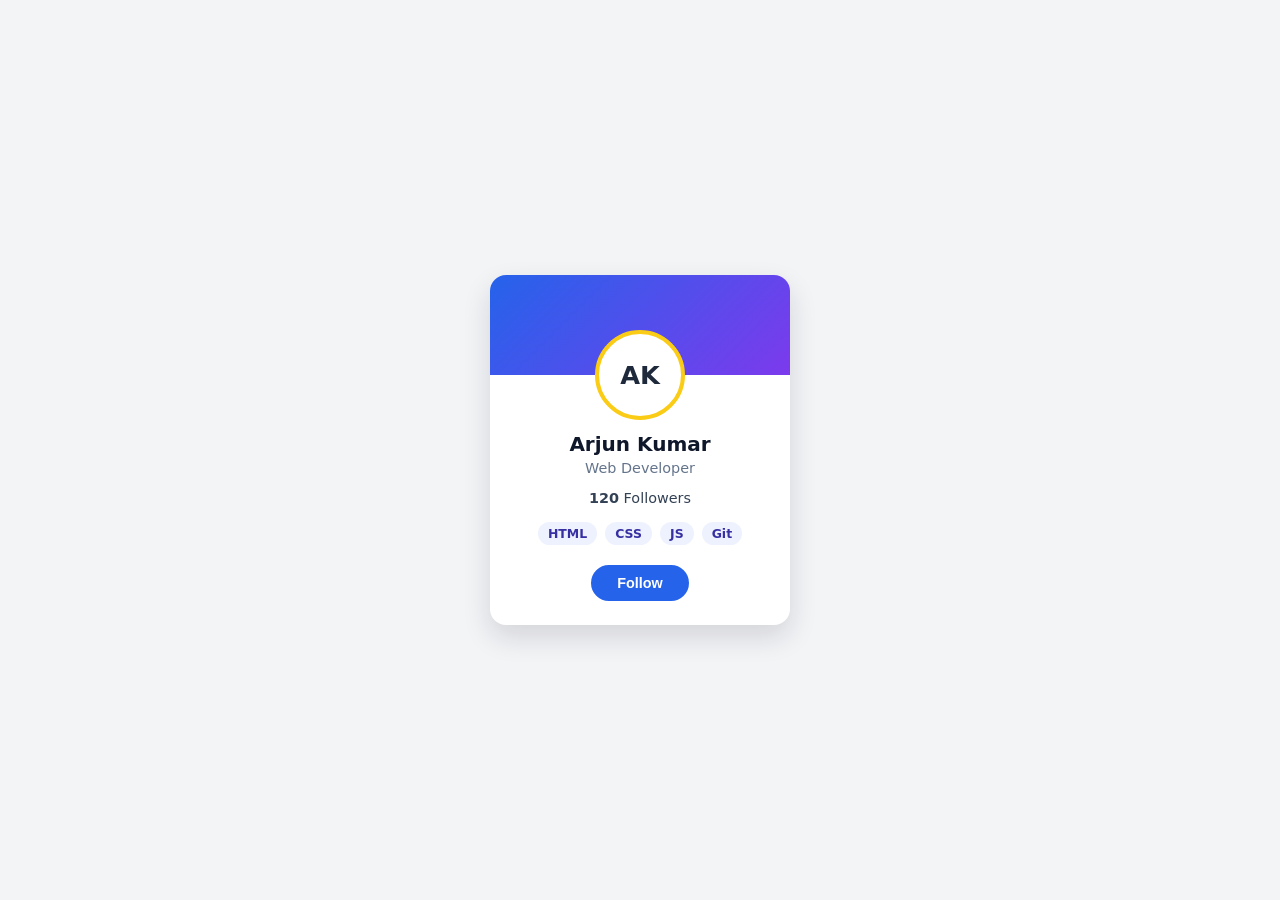
<file: Scenario 1  Profile Card/index.html>
<!DOCTYPE html>
<html lang="en">
<head>
  <meta charset="UTF-8" />
  <meta name="viewport" content="width=device-width, initial-scale=1.0" />
  <title>Arjun Kumar - Profile Card</title>
    <link rel="stylesheet" href="./style.css" />
</head>
<body>
  <div class="profile-card">
    <div class="banner"></div>
    <div class="avatar">AK</div>
    <h2 class="name">Arjun Kumar</h2>
    <p class="role">Web Developer</p>
    <p class="followers"><strong id="follower-count">120</strong> Followers</p>
    <ul class="skills">
      <li>HTML</li>
      <li>CSS</li>
      <li>JS</li>
      <li>Git</li>
    </ul>
    <button type="button" id="follow-btn" class="follow-btn">Follow</button>
  </div>
<script src="./main.js"></script>

 
</body>
</html>
</file>
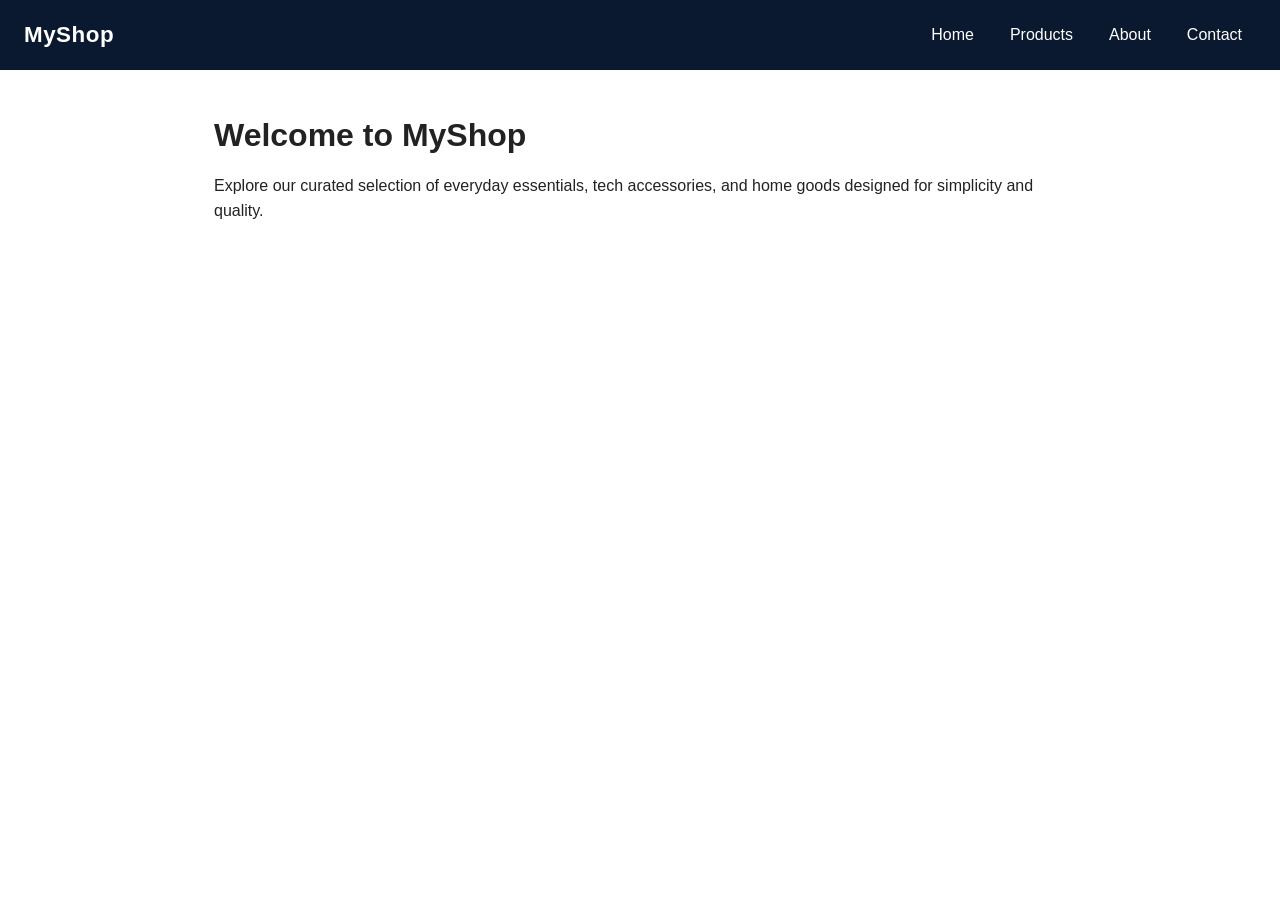
<file: Scenario 2  MyShop Responsive NavigationBar/index.html>
<!DOCTYPE html>
<html lang="en">
<head>
  <meta charset="UTF-8" />
  <meta name="viewport" content="width=device-width, initial-scale=1.0" />
  <title>MyShop - Responsive Navbar</title>
  <link rel="stylesheet" href="./style.css" />
</head>
<body>
  <header class="site-header">
    <div class="logo">MyShop</div>

    <button class="menu-btn" id="menuBtn" aria-label="Toggle navigation menu" aria-expanded="false">
      &#9776;
    </button>

    <nav class="nav-menu" id="navMenu" aria-label="Primary navigation">
      <a href="#home">Home</a>
      <a href="#products">Products</a>
      <a href="#about">About</a>
      <a href="#contact">Contact</a>
    </nav>
  </header>

  <main class="main-content">
    <h1>Welcome to MyShop</h1>
    <p>
      Explore our curated selection of everyday essentials, tech accessories, and home goods
      designed for simplicity and quality.
    </p>
  </main>

  <script src="./main.js"></script>
</body>
</html>
</file>
<file: Scenario 1  Profile Card/style.css>
* {
      box-sizing: border-box;
      margin: 0;
      padding: 0;
    }

    body {
      min-height: 100vh;
      display: flex;
      align-items: center;
      justify-content: center;
      background-color: #f3f4f6;
      font-family: system-ui, -apple-system, BlinkMacSystemFont, "Segoe UI", Roboto, sans-serif;
    }

    .profile-card {
      width: 300px;
      background-color: #ffffff;
      border-radius: 16px;
      box-shadow: 0 12px 28px rgba(15, 23, 42, 0.14);
      text-align: center;
      overflow: hidden;
      padding-bottom: 24px;
    }

    .banner {
      height: 100px;
      background: linear-gradient(135deg, #2563eb, #7c3aed);
    }

    .avatar {
      width: 90px;
      height: 90px;
      border-radius: 50%;
      background-color: #ffffff;
      border: 4px solid #facc15;
      color: #1e293b;
      font-size: 1.6rem;
      font-weight: 700;
      display: flex;
      align-items: center;
      justify-content: center;
      margin: -45px auto 12px;
      position: relative;
      z-index: 1;
    }

    .name {
      font-size: 1.25rem;
      font-weight: 700;
      color: #0f172a;
      margin-bottom: 4px;
    }

    .role {
      font-size: 0.9rem;
      color: #64748b;
      margin-bottom: 14px;
    }

    .followers {
      font-size: 0.9rem;
      color: #334155;
      margin-bottom: 16px;
    }

    .skills {
      list-style: none;
      display: flex;
      flex-wrap: wrap;
      justify-content: center;
      gap: 8px;
      padding: 0 16px;
      margin-bottom: 20px;
    }

    .skills li {
      background-color: #eef2ff;
      color: #3730a3;
      font-size: 0.78rem;
      font-weight: 600;
      padding: 4px 10px;
      border-radius: 999px;
    }

    .follow-btn {
      background-color: #2563eb;
      color: #ffffff;
      border: 2px solid #2563eb;
      border-radius: 999px;
      padding: 8px 24px;
      font-size: 0.9rem;
      font-weight: 600;
      cursor: pointer;
      transition: background-color 0.2s ease, color 0.2s ease;
    }

    .follow-btn:hover {
      opacity: 0.92;
    }

    .follow-btn.following {
      background-color: #ffffff;
      color: #2563eb;
    }
</file>
<file: Scenario 2  MyShop Responsive NavigationBar/style.css>
* {
  box-sizing: border-box;
  margin: 0;
  padding: 0;
}

body {
  font-family: Arial, Helvetica, sans-serif;
  line-height: 1.6;
  color: #222222;
}

/* Dark navy header with Flexbox: logo left, nav links right */
.site-header {
  display: flex;
  justify-content: space-between;
  align-items: center;
  background-color: #0a192f;
  color: #ffffff;
  padding: 14px 24px;
  position: relative;
}

.logo {
  font-size: 1.4rem;
  font-weight: bold;
  letter-spacing: 0.5px;
}

.nav-menu {
  display: flex;
  align-items: center;
  gap: 8px;
}

.nav-menu a {
  color: #ffffff;
  text-decoration: none;
  padding: 8px 14px;
  border-radius: 4px;
  transition: background-color 0.2s ease;
}

/* Blue background on hover */
.nav-menu a:hover {
  background-color: #1d4ed8;
}

/* Hide hamburger button on wide screens */
.menu-btn {
  display: none;
  background: transparent;
  border: none;
  color: #ffffff;
  font-size: 1.6rem;
  cursor: pointer;
  padding: 4px 8px;
}

.main-content {
  max-width: 900px;
  margin: 40px auto;
  padding: 0 24px;
}

.main-content h1 {
  margin-bottom: 12px;
  font-size: 2rem;
}

/* Screens 600px wide and below */
@media (max-width: 600px) {
  .menu-btn {
    display: block;
  }

  /* Hidden by default on small screens until .open is toggled */
  .nav-menu {
    display: none;
    flex-direction: column;
    align-items: stretch;
    gap: 0;
    position: absolute;
    top: 100%;
    left: 0;
    width: 100%;
    background-color: #0a192f;
  }

  /* Shown and stacked vertically when .open class is active */
  .nav-menu.open {
    display: flex;
  }

  .nav-menu a {
    padding: 12px 24px;
    border-radius: 0;
  }
}
</file>
